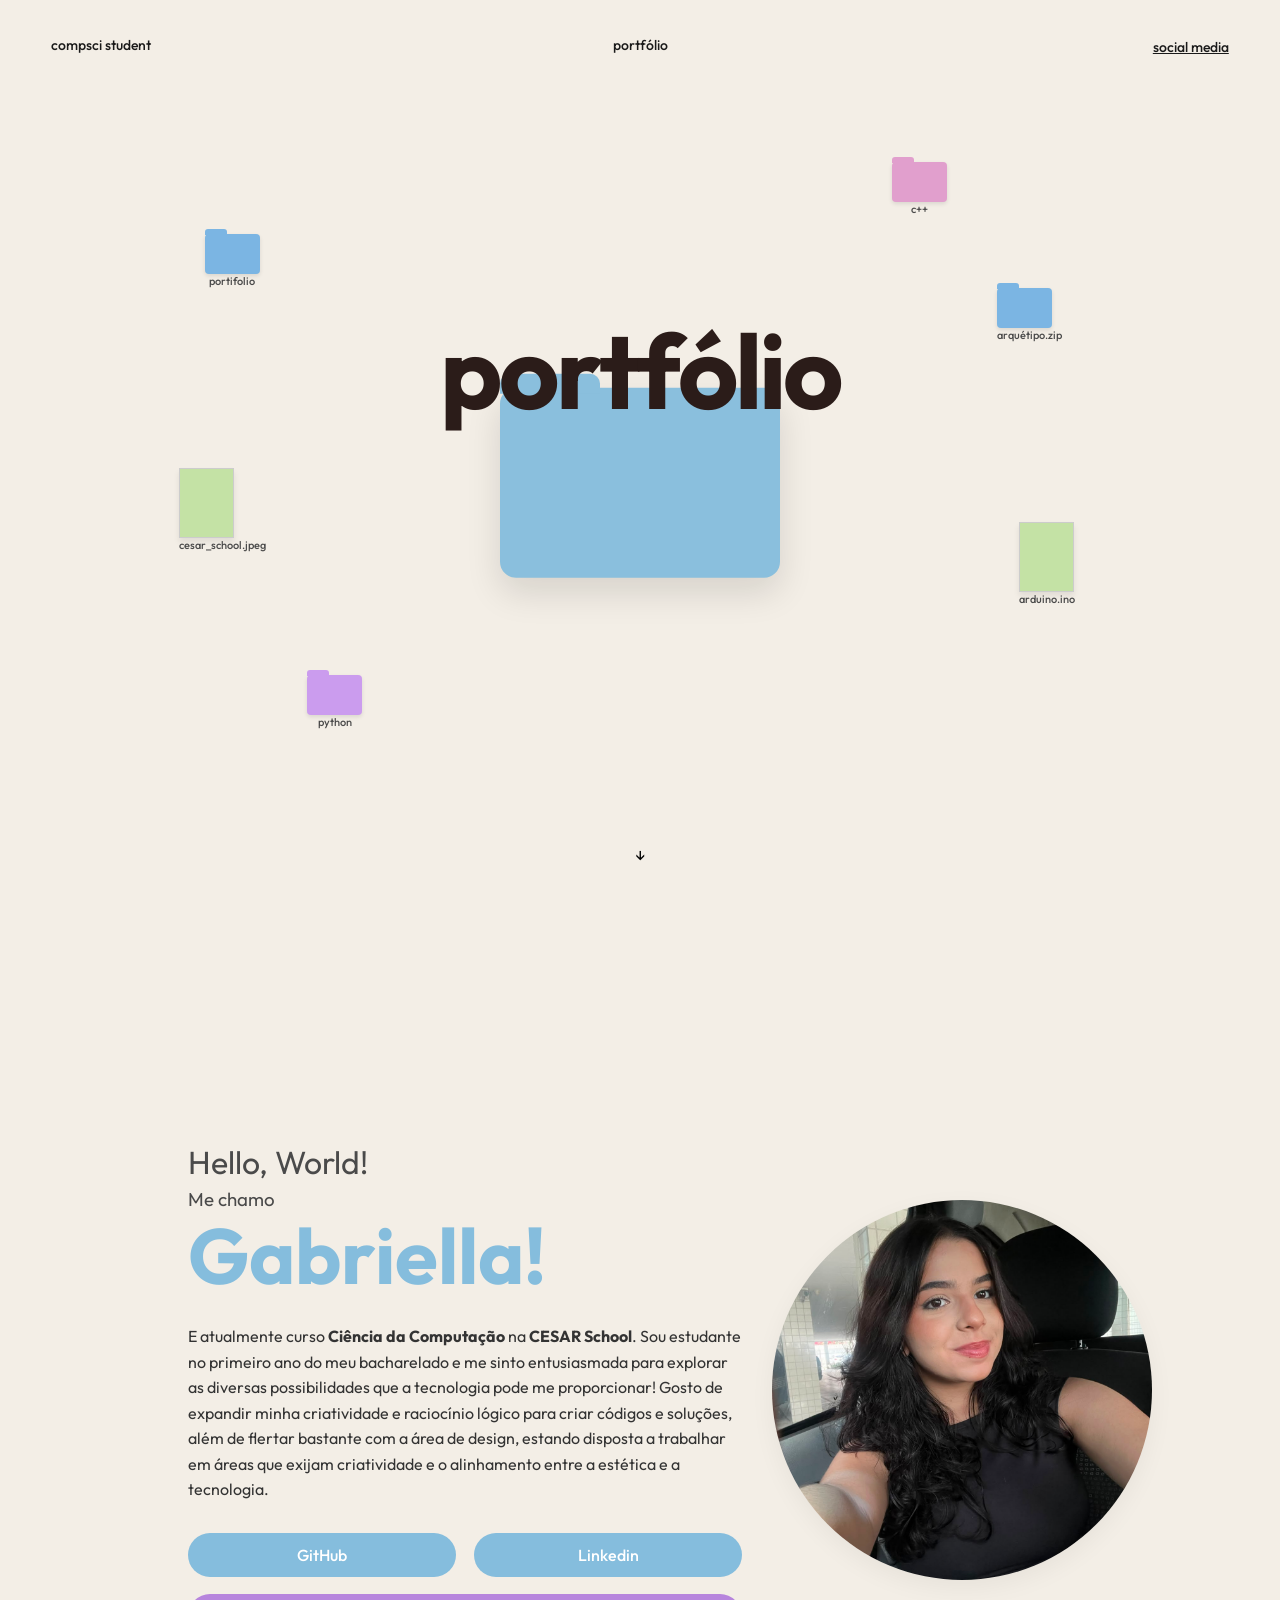
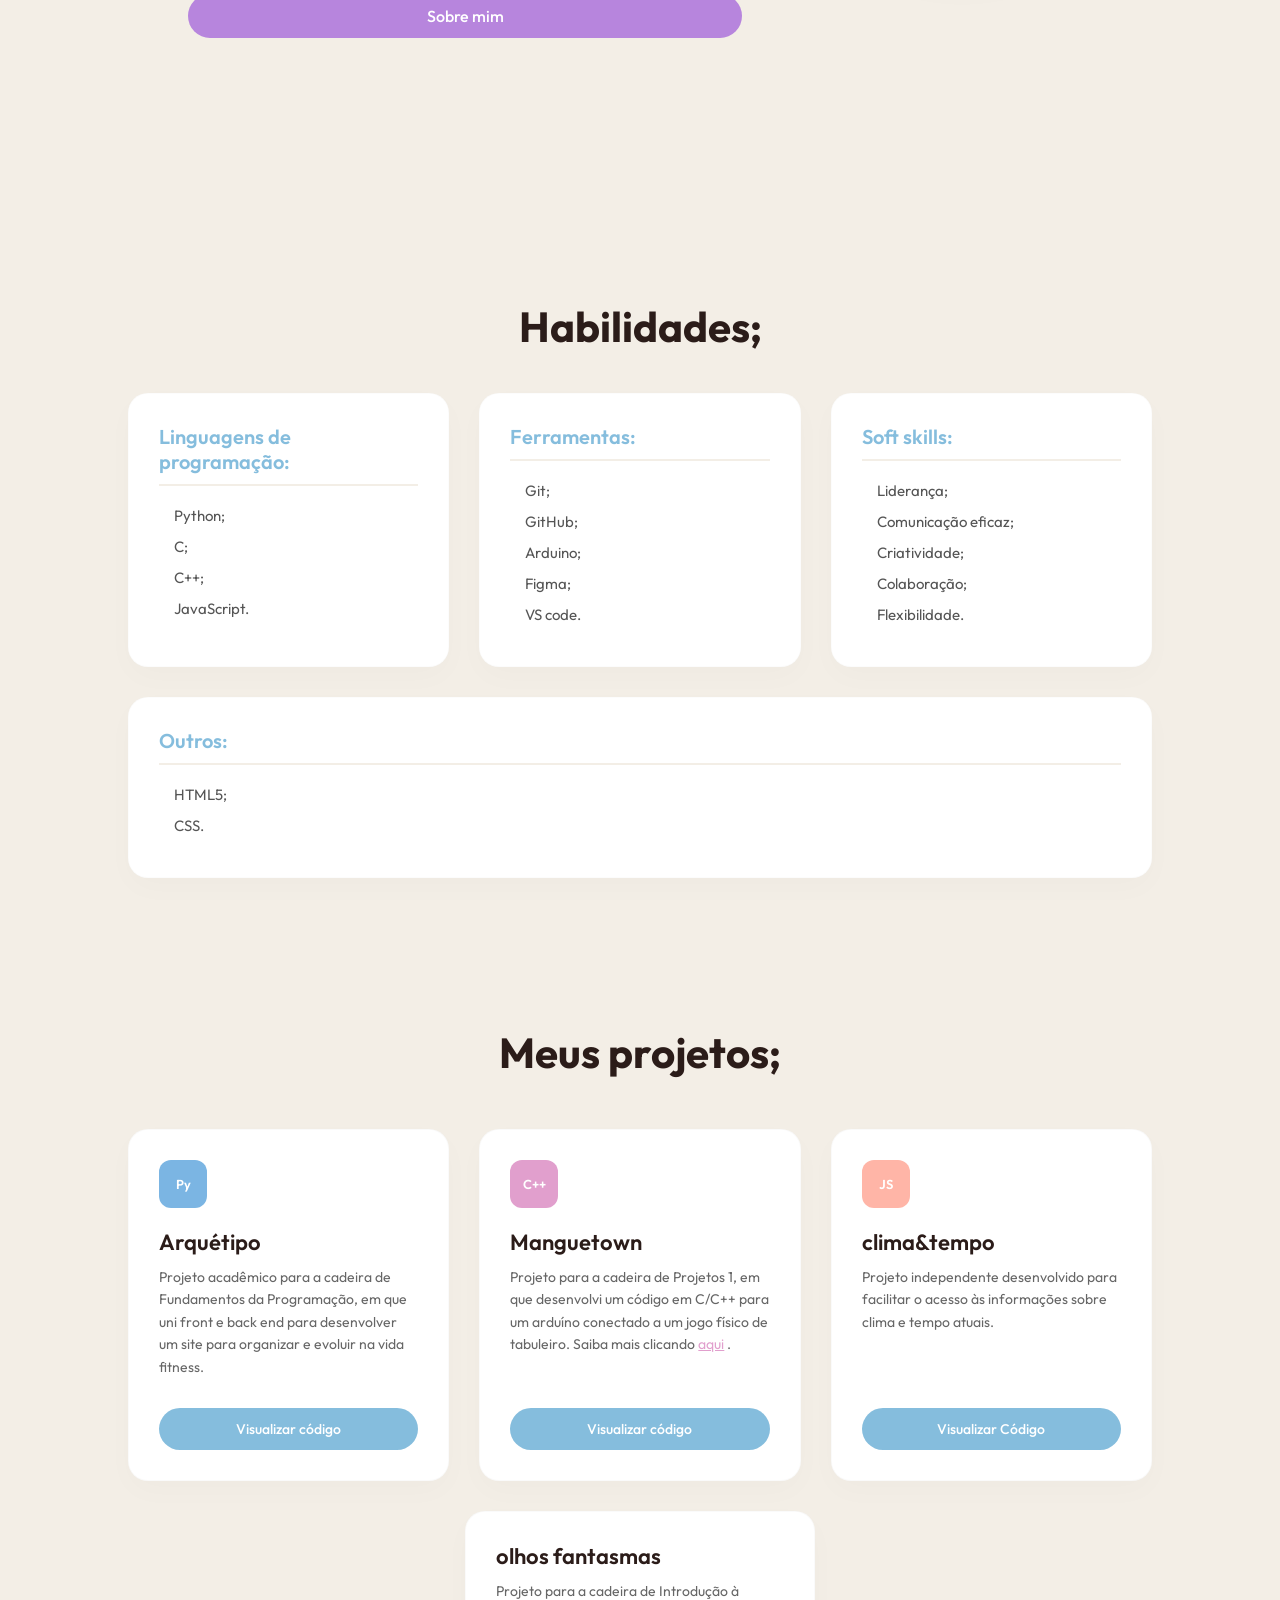
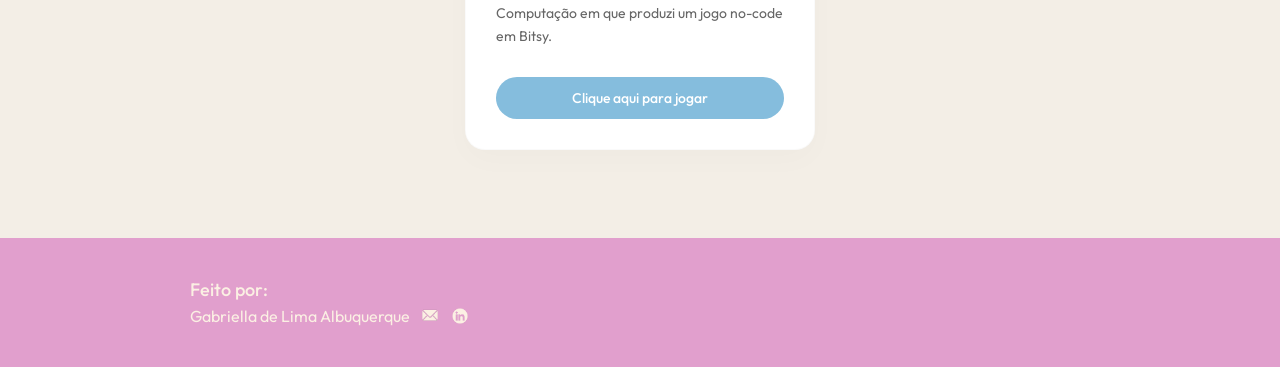
<file: index.html>
<!DOCTYPE html>
<html lang="pt-BR">
<head>
    <meta charset="UTF-8">
    <meta name="viewport" content="width=device-width, initial-scale=1.0">
    <title>portifólio ✦</title>
    <link rel="stylesheet" href="style.css">
    <script src="script.js"></script>
</head>
<body>

    <section class="tela_inicial">
        <div class="item texto_em_cima" id="t-compsci">compsci student</div>
        <div class="item texto_em_cima" id="t-portfolio">portfólio</div>
        
        <div class="dropdown" id="t-social-media">
            <button class="dropdown-btn" onclick="toggleDropdown()">social media</button>
            <div class="dropdown-content" id="myDropdown">
                <a href="https://www.linkedin.com/in/gabriellaalbq/" target="_blank">linkedin</a>
                <a href="https://github.com/gabriellalbq" target="_blank">github</a>
                <a href="mailto:gla3@cesar.school">e-mail</a>
            </div>
        </div>

        <div class="item flutuar" id="f-compsci">
            <div class="folder"></div>
            <span>portifolio</span>
        </div>

        <div class="item flutuar2" id="cesarschool">
            <div class="imagem"></div>
            <span>cesar_school.jpeg</span>
        </div>

        <div class="item flutuar" id="filepython">
            <div class="purplefolder"></div>
            <span>python</span>
        </div>

        <div class="item flutuar2" id="cpplang">
            <div class="pinkfolder"></div>
            <span>c++</span>
        </div>

        <div class="item flutuar" id="arq">
            <div class="folder"></div>
            <span>arquétipo.zip</span>
        </div>

        <div class="item flutuar2" id="arduino">
            <div class="imagem"></div>
            <span>arduino.ino</span>
        </div>

        <div class = 'setinha'>
            ↓
        </div>

        <div class="container_meio">
            <div class="portifolio_loc">
                <div class="titulo_main">portfólio</div>
            </div>
            <div class="pastaprincipal"></div>
        </div>
    </section> 
    
    <div class='container_apresentacao'>
        <div class="container_texto_apresentacao">
            <div class="texto_container_apresentacao">
                <h2 class="titulo_container_apresentacao">Hello, World!</h2>
                <h3 class="me_chamo_apresentacao">Me chamo</h3>
                <h1 class="nome_container_apresentacao">Gabriella!</h1>
                <p class="biografia">
                    E atualmente curso <b>Ciência da Computação</b> na <b>CESAR School</b>. Sou estudante no primeiro ano do meu bacharelado e me sinto entusiasmada para explorar as diversas possibilidades que a tecnologia pode me proporcionar! Gosto de expandir minha criatividade e raciocínio lógico para criar códigos e soluções, além de flertar bastante com a área de design, estando disposta a trabalhar em áreas que exijam criatividade e o alinhamento entre a estética e a tecnologia.
                </p>
            </div>
            <div class="container_botoes_in_mail">
                <a href="https://github.com/gabriellalbq" target="_blank" class="botao_in_mail">GitHub</a>
                <a href="https://www.linkedin.com/in/gabriellaalbq/" target="_blank" class="botao_in_mail">Linkedin</a>
            </div>
            <a href="saibamais.html" class="botao_sobre_mim">Sobre mim</a>
        </div>

        <img src="fotos/euu.jpeg" alt="Gabriella de Lima Albuquerque" class="foto_apresentacao">
    </div>

    <section class="container_habilidades">
        <h2 class="titulo_habilidades">Habilidades;</h2>
        
        <div class="alinhar_habilidades">
            <div class="coluna_habilidades">
                <h3 class="titulo_coluna_hab">Linguagens de programação:</h3>
                <ul class="lista_hab">
                    <li>Python;</li>
                    <li>C;</li>
                    <li>C++;</li>
                    <li>JavaScript.</li>
                </ul>
            </div>

            <div class="coluna_habilidades">
                <h3 class="titulo_coluna_hab">Ferramentas:</h3>
                <ul class="lista_hab">
                    <li>Git;</li>
                    <li>GitHub;</li>
                    <li>Arduino;</li>
                    <li>Figma;</li>
                    <li>VS code.</li>
                </ul>
            </div>

            <div class="coluna_habilidades">
                <h3 class="titulo_coluna_hab">Soft skills:</h3>
                <ul class="lista_hab">
                    <li>Liderança;</li>
                    <li>Comunicação eficaz;</li>
                    <li>Criatividade;</li>
                    <li>Colaboração;</li>
                    <li>Flexibilidade.</li>
                </ul>
            </div>

            <div class="coluna_habilidades">
                <h3 class="titulo_coluna_hab">Outros:</h3>
                <ul class="lista_hab">
                    <li>HTML5;</li>
                    <li>CSS.</li>
                </ul> </div>
        </div>
    </section>

    <section class="container_projetos">
        <h2 class="titulo_secao_projetos">Meus projetos;</h2>
        
        <div class="lista_projetos">
            <div class="card_projeto">
                <div class="icone_projeto arquetipo"><span>Py</span></div>
                <h3 class="nome_projeto">Arquétipo</h3>
                <p class="descricao_projeto">Projeto acadêmico para a cadeira de Fundamentos da Programação, em que uni front e back end para desenvolver um site para organizar e evoluir na vida fitness.</p>
                <a href="https://github.com/gabriellalbq/Arquetipo" target="_blank" class="botao_projeto">Visualizar código</a>
            </div>

            <div class="card_projeto">
                <div class="icone_projeto manguetown"><span>C++</span></div>
                <h3 class="nome_projeto">Manguetown</h3>
                <p class="descricao_projeto">Projeto para a cadeira de Projetos 1, em que desenvolvi um código em C/C++ para um arduíno conectado a um jogo físico de tabuleiro. Saiba mais clicando
                    <a href="manguetown.html" class="saibamaisbotao">aqui</a>
                .
                </p>
                <a href="https://github.com/gabriellalbq/Manguetown" target="_blank" class="botao_projeto">Visualizar código</a>
            </div>

            <div class="card_projeto">
                <div class="icone_projeto climatempo"><span>JS</span></div>
                <h3 class="nome_projeto">clima&tempo</h3>
                <p class="descricao_projeto">Projeto independente desenvolvido para facilitar o acesso às informações sobre clima e tempo atuais.</p>
                <a href="https://github.com/gabriellalbq/clima-tempo" target="_blank" class="botao_projeto">Visualizar Código</a>
            </div>

            <div class="card_projeto">
                
                <h3 class="nome_projeto">olhos fantasmas</h3>
                <p class="descricao_projeto">Projeto para a cadeira de Introdução à Computação em que produzi um jogo no-code em Bitsy.</p>
                <a href="https://gabriellalbq.itch.io/olhos-fantasma" target="_blank" class="botao_projeto">Clique aqui para jogar</a>
            </div>
        </div>
    </section>

    <footer>
        <div class="footer_conteudo">
            <span class="autor_titulo">Feito por:</span>
            <div class="autor_linha">
                <p>Gabriella de Lima Albuquerque</p>
                <a href="mailto:gla3@cesar.school" class="links"><img src="fotos/gmail.png" alt="Gmail" class="img_gmail"></a>
                <a href="https://www.linkedin.com/in/gabriellaalbq/" class="links"><img src="fotos/linkedin.png" alt="linkedin" class="img_gmail"></a>
            </div> </div> 
    </footer>

</body>
</html>
</file>
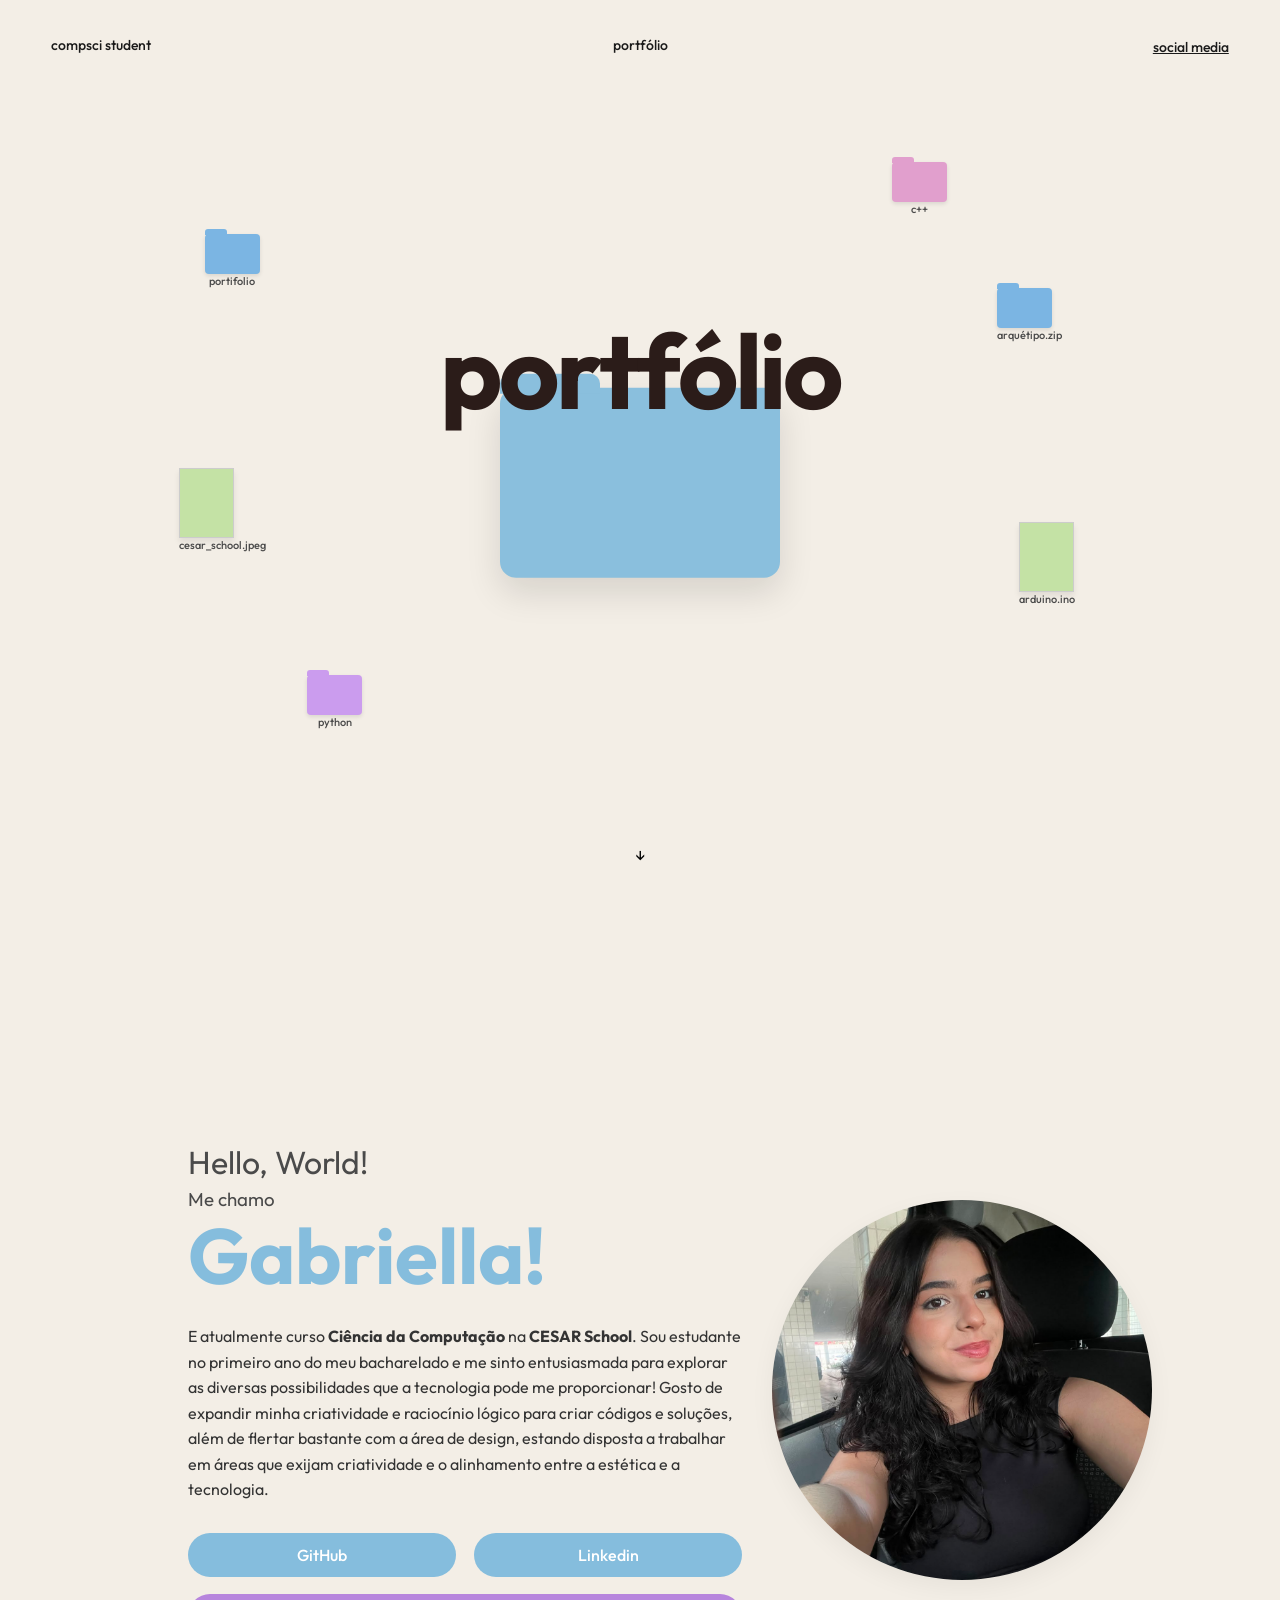
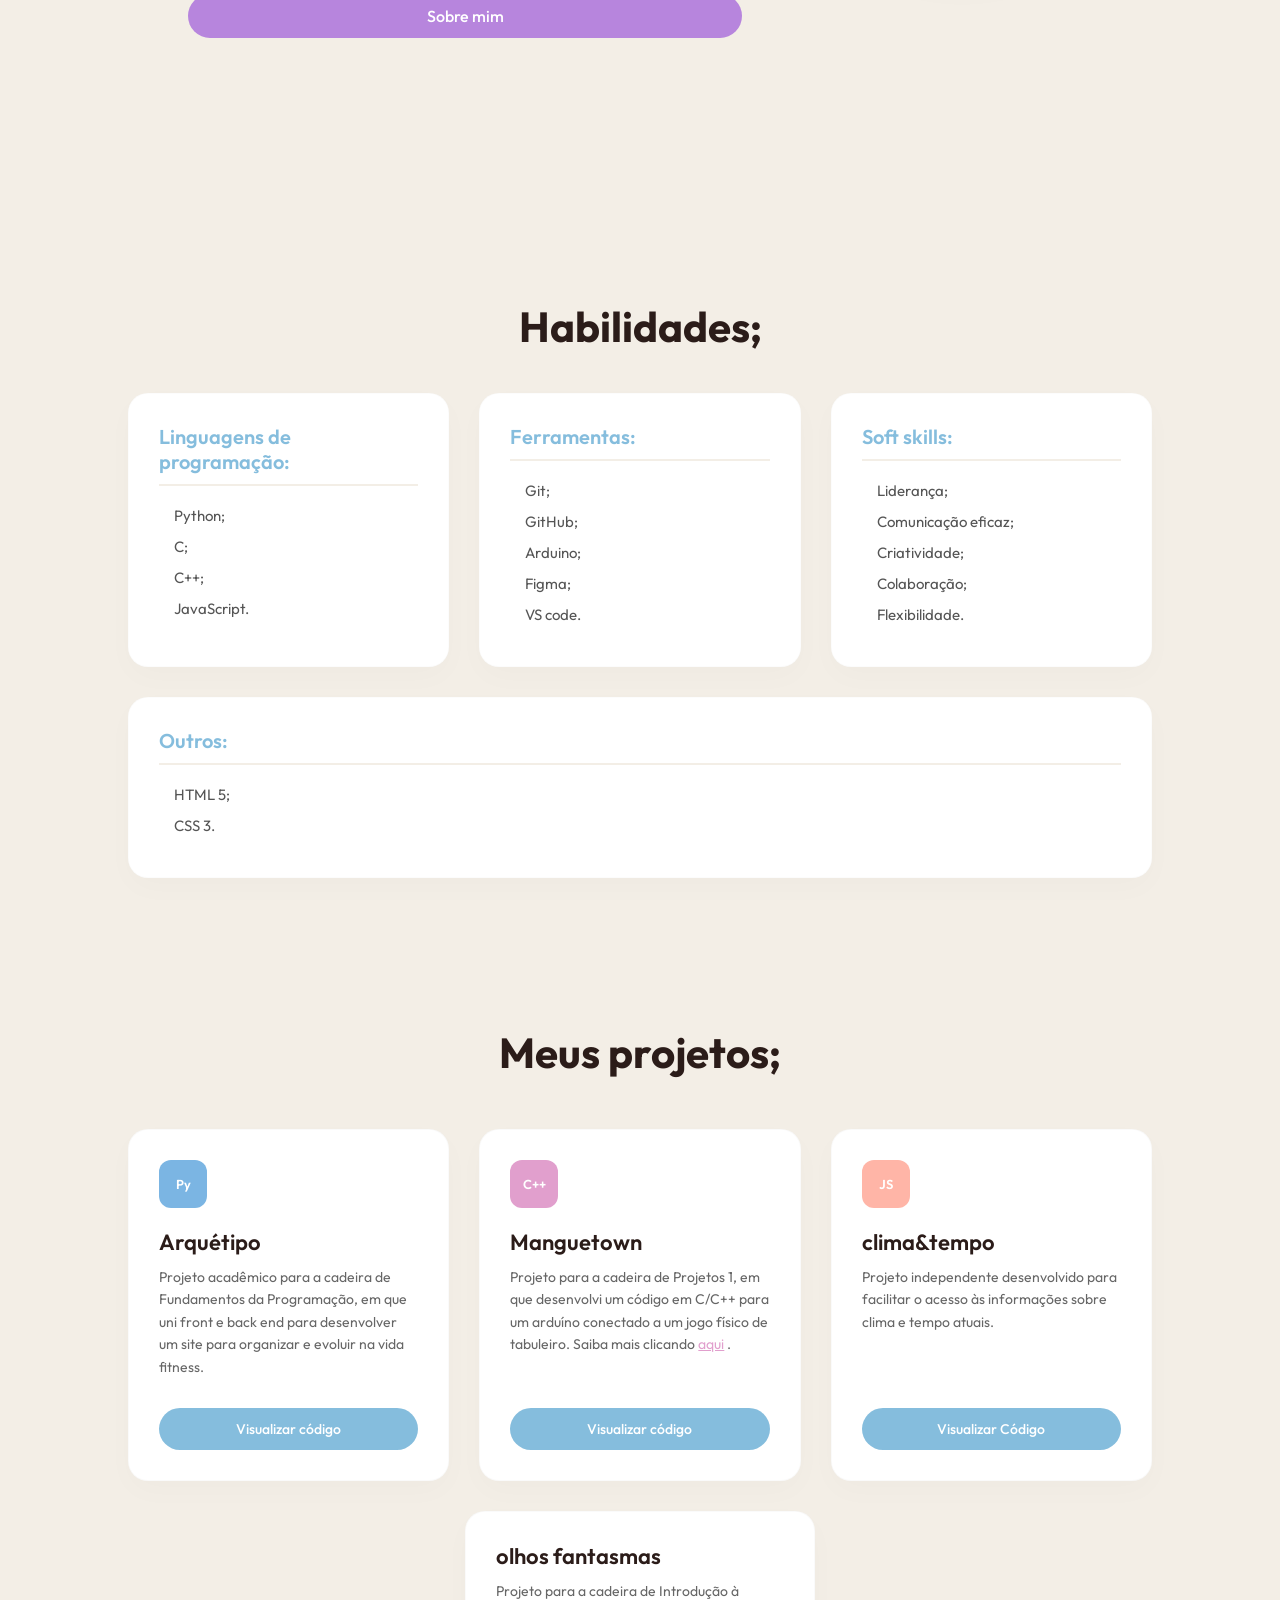
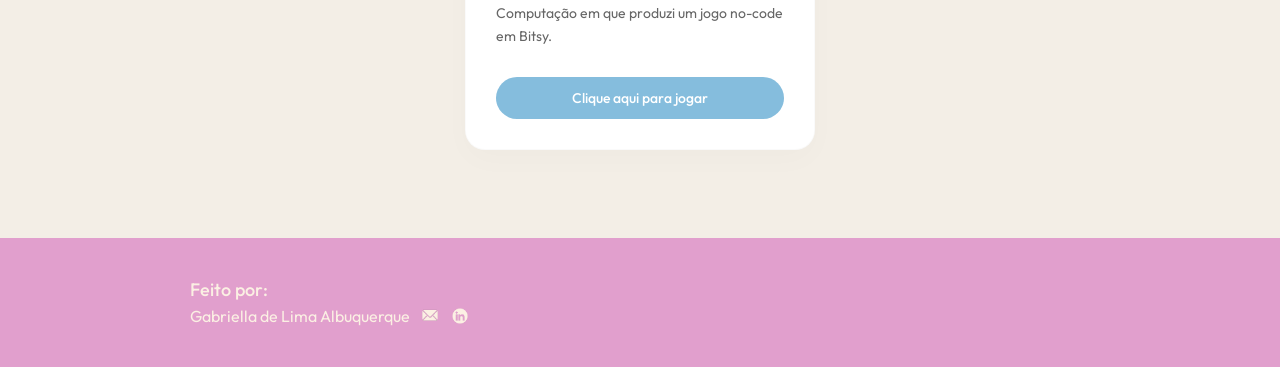
<file: OneDrive/Documentos/portifolio-ic/index.html>
<!DOCTYPE html>
<html lang="pt-BR">
<head>
    <meta charset="UTF-8">
    <meta name="viewport" content="width=device-width, initial-scale=1.0">
    <title>portifólio ✦</title>
    <link rel="stylesheet" href="style.css">
    <script src="script.js"></script>
</head>
<body>

    <section class="tela_inicial">
        <div class="item texto_em_cima" id="t-compsci">compsci student</div>
        <div class="item texto_em_cima" id="t-portfolio">portfólio</div>
        
        <div class="dropdown" id="t-social-media">
            <button class="dropdown-btn" onclick="toggleDropdown()">social media</button>
            <div class="dropdown-content" id="myDropdown">
                <a href="https://www.linkedin.com/in/gabriellaalbq/" target="_blank">linkedin</a>
                <a href="https://github.com/gabriellalbq" target="_blank">github</a>
                <a href="mailto:gla3@cesar.school">e-mail</a>
            </div>
        </div>

        <div class="item flutuar" id="f-compsci">
            <div class="folder"></div>
            <span>portifolio</span>
        </div>

        <div class="item flutuar2" id="cesarschool">
            <div class="imagem"></div>
            <span>cesar_school.jpeg</span>
        </div>

        <div class="item flutuar" id="filepython">
            <div class="purplefolder"></div>
            <span>python</span>
        </div>

        <div class="item flutuar2" id="cpplang">
            <div class="pinkfolder"></div>
            <span>c++</span>
        </div>

        <div class="item flutuar" id="arq">
            <div class="folder"></div>
            <span>arquétipo.zip</span>
        </div>

        <div class="item flutuar2" id="arduino">
            <div class="imagem"></div>
            <span>arduino.ino</span>
        </div>

        <div class = 'setinha'>
            ↓
        </div>

        <div class="container_meio">
            <div class="portifolio_loc">
                <div class="titulo_main">portfólio</div>
            </div>
            <div class="pastaprincipal"></div>
        </div>
    </section> 
    
    <div class='container_apresentacao'>
        <div class="container_texto_apresentacao">
            <div class="texto_container_apresentacao">
                <h2 class="titulo_container_apresentacao">Hello, World!</h2>
                <h3 class="me_chamo_apresentacao">Me chamo</h3>
                <h1 class="nome_container_apresentacao">Gabriella!</h1>
                <p class="biografia">
                    E atualmente curso <b>Ciência da Computação</b> na <b>CESAR School</b>. Sou estudante no primeiro ano do meu bacharelado e me sinto entusiasmada para explorar as diversas possibilidades que a tecnologia pode me proporcionar! Gosto de expandir minha criatividade e raciocínio lógico para criar códigos e soluções, além de flertar bastante com a área de design, estando disposta a trabalhar em áreas que exijam criatividade e o alinhamento entre a estética e a tecnologia.
                </p>
            </div>
            <div class="container_botoes_in_mail">
                <a href="https://github.com/gabriellalbq" target="_blank" class="botao_in_mail">GitHub</a>
                <a href="https://www.linkedin.com/in/gabriellaalbq/" target="_blank" class="botao_in_mail">Linkedin</a>
            </div>
            <a href="saibamais.html" class="botao_sobre_mim">Sobre mim</a>
        </div>

        <img src="fotos/euu.jpeg" alt="Gabriella de Lima Albuquerque" class="foto_apresentacao">
    </div>

    <section class="container_habilidades">
        <h2 class="titulo_habilidades">Habilidades;</h2>
        
        <div class="alinhar_habilidades">
            <div class="coluna_habilidades">
                <h3 class="titulo_coluna_hab">Linguagens de programação:</h3>
                <ul class="lista_hab">
                    <li>Python;</li>
                    <li>C;</li>
                    <li>C++;</li>
                    <li>JavaScript.</li>
                </ul>
            </div>

            <div class="coluna_habilidades">
                <h3 class="titulo_coluna_hab">Ferramentas:</h3>
                <ul class="lista_hab">
                    <li>Git;</li>
                    <li>GitHub;</li>
                    <li>Arduino;</li>
                    <li>Figma;</li>
                    <li>VS code.</li>
                </ul>
            </div>

            <div class="coluna_habilidades">
                <h3 class="titulo_coluna_hab">Soft skills:</h3>
                <ul class="lista_hab">
                    <li>Liderança;</li>
                    <li>Comunicação eficaz;</li>
                    <li>Criatividade;</li>
                    <li>Colaboração;</li>
                    <li>Flexibilidade.</li>
                </ul>
            </div>

            <div class="coluna_habilidades">
                <h3 class="titulo_coluna_hab">Outros:</h3>
                <ul class="lista_hab">
                    <li>HTML 5;</li>
                    <li>CSS 3.</li>
                </ul> </div>
        </div>
    </section>

    <section class="container_projetos">
        <h2 class="titulo_secao_projetos">Meus projetos;</h2>
        
        <div class="lista_projetos">
            <div class="card_projeto">
                <div class="icone_projeto arquetipo"><span>Py</span></div>
                <h3 class="nome_projeto">Arquétipo</h3>
                <p class="descricao_projeto">Projeto acadêmico para a cadeira de Fundamentos da Programação, em que uni front e back end para desenvolver um site para organizar e evoluir na vida fitness.</p>
                <a href="https://github.com/gabriellalbq/Arquetipo" target="_blank" class="botao_projeto">Visualizar código</a>
            </div>

            <div class="card_projeto">
                <div class="icone_projeto manguetown"><span>C++</span></div>
                <h3 class="nome_projeto">Manguetown</h3>
                <p class="descricao_projeto">Projeto para a cadeira de Projetos 1, em que desenvolvi um código em C/C++ para um arduíno conectado a um jogo físico de tabuleiro. Saiba mais clicando
                    <a href="manguetown.html" class="saibamaisbotao">aqui</a>
                .
                </p>
                <a href="https://github.com/gabriellalbq/Manguetown" target="_blank" class="botao_projeto">Visualizar código</a>
            </div>

            <div class="card_projeto">
                <div class="icone_projeto climatempo"><span>JS</span></div>
                <h3 class="nome_projeto">clima&tempo</h3>
                <p class="descricao_projeto">Projeto independente desenvolvido para facilitar o acesso às informações sobre clima e tempo atuais.</p>
                <a href="https://github.com/gabriellalbq/clima-tempo" target="_blank" class="botao_projeto">Visualizar Código</a>
            </div>

            <div class="card_projeto">
                
                <h3 class="nome_projeto">olhos fantasmas</h3>
                <p class="descricao_projeto">Projeto para a cadeira de Introdução à Computação em que produzi um jogo no-code em Bitsy.</p>
                <a href="https://gabriellalbq.itch.io/olhos-fantasma" target="_blank" class="botao_projeto">Clique aqui para jogar</a>
            </div>
        </div>
    </section>

    <footer>
        <div class="footer_conteudo">
            <span class="autor_titulo">Feito por:</span>
            <div class="autor_linha">
                <p>Gabriella de Lima Albuquerque</p>
                <a href="mailto:gla3@cesar.school" class="links"><img src="fotos/gmail.png" alt="Gmail" class="img_gmail"></a>
                <a href="https://www.linkedin.com/in/gabriellaalbq/" class="links"><img src="fotos/linkedin.png" alt="linkedin" class="img_gmail"></a>
            </div> </div> 
    </footer>

</body>
</html>
</file>
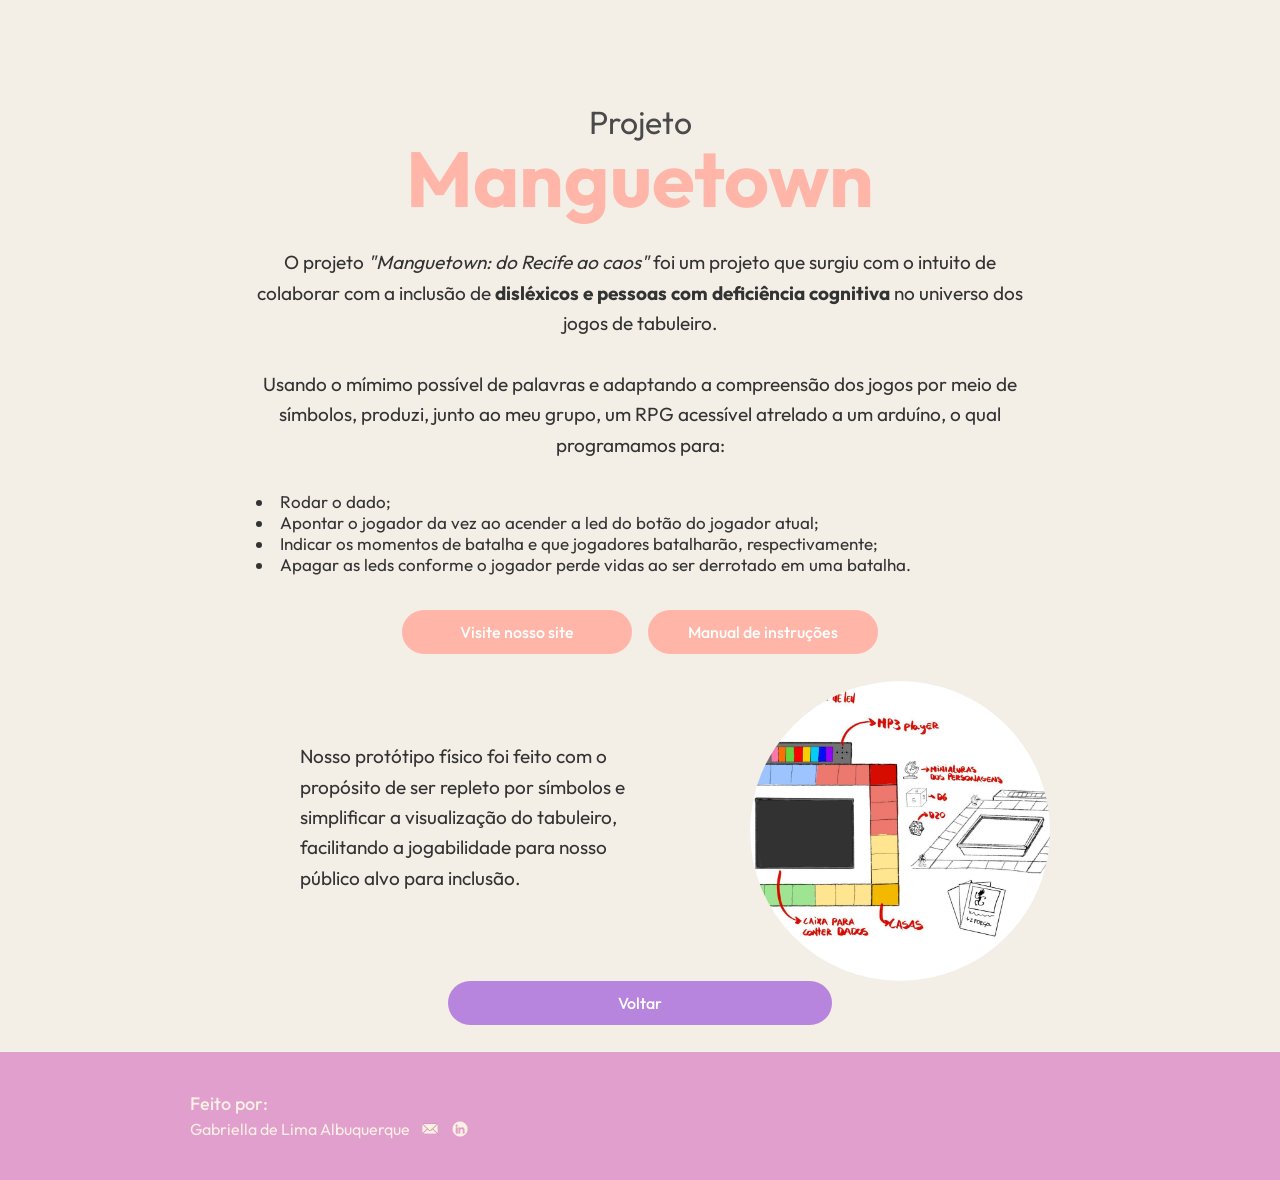
<file: manguetown.html>
<!DOCTYPE html>
<html lang="pt-BR">
<head>
    <meta charset="UTF-8">
    <meta name="viewport" content="width=device-width, initial-scale=1.0">
    <title>manguetown ✦</title>
    <link rel="stylesheet" href="style.css">
    <script src="script.js"></script>
</head>

<body>
    <div class='container_manguetown'>
        <div class="container_manguetown">
            <div class="texto_manguetown">
                <h2 class="titulo_manguetown">Projeto</h2>
                <h1 class="nome_manguetown">Manguetown</h1>
                <p class="biografia_manguetown">
                    O projeto <i>"Manguetown: do Recife ao caos" </i> foi um projeto que surgiu com o intuito de colaborar com a inclusão de <b>disléxicos e pessoas com deficiência cognitiva </b> no universo dos jogos de tabuleiro.
                    <br>
                    <br>
                    <p class="biografia_manguetown">
                        Usando o mímimo possível de palavras e adaptando a compreensão dos jogos por meio de símbolos, produzi, junto ao meu grupo, um RPG acessível atrelado a um arduíno, o qual programamos para:
                        <br>
                        <br>
                        <div class = 'lista'>
                        <li>Rodar o dado;</li>
                        <li>Apontar o jogador da vez ao acender a led do botão do jogador atual;</li>
                        <li>Indicar os momentos de batalha e que jogadores batalharão, respectivamente;</li>
                        <li>Apagar as leds conforme o jogador perde vidas ao ser derrotado em uma batalha.</li>
                        </div>
                        <br>
                        <br>
                    <div class="botoes_manguetown">
                        <a href="https://sites.google.com/cesar.school/projeto1-g2/home?authuser=1" class = "botao_manguetown" target="_blank">Visite nosso site</a>
                        <a href="manual (2).pdf" class = "botao_manguetown" target="_blank">Manual de instruções</a>
                    </div>
                    </p>
                </p>
            </div>
        </div>

        <div class="container_foto_texto">
            <div class="coluna_esquerda">
                <p class="texto_direita_manguetown">
                    <br>
                    <br>
                    Nosso protótipo físico foi feito com o propósito de ser repleto por símbolos e simplificar a visualização do tabuleiro, facilitando a jogabilidade para nosso público alvo para inclusão.
                </p>
            </div>

            <div class="coluna_direita">
                    <img src="fotos/prototipo.jpeg" alt="foto_manguetown" class="foto_manguetown">
            </div>
        </div>

        <a href="index.html" class = "botao_voltar" >Voltar</a>
</div>

</section>


    <footer>
        <div class="footer_conteudo">
            <span class="autor_titulo">Feito por:</span>
            <div class="autor_linha">
                <p>Gabriella de Lima Albuquerque</p>
                <a href="mailto:gla3@cesar.school" class="links"><img src="fotos/gmail.png" alt="Gmail" class="img_gmail"></a>
                <a href="https://www.linkedin.com/in/gabriellaalbq/" class="links"><img src="fotos/linkedin.png" alt="linkedin" class="img_gmail"></a>
            </div> </div> 
    </footer>


</body>
</file>
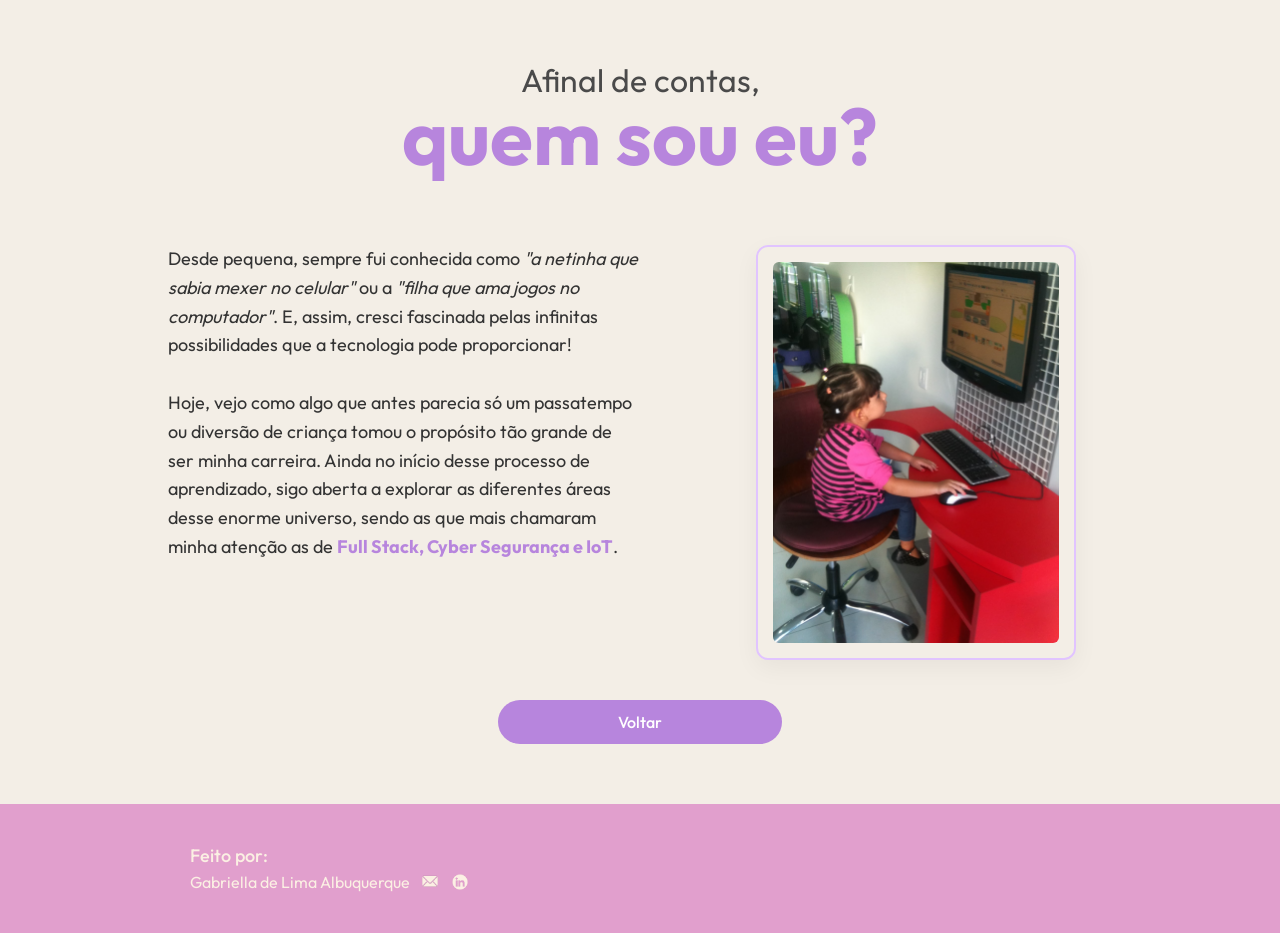
<file: saibamais.html>
<!DOCTYPE html>
<html lang="pt-BR">
<head>
    <meta charset="UTF-8">
    <meta name="viewport" content="width=device-width, initial-scale=1.0">
    <title>sobre mim ✦</title>
    <link rel="stylesheet" href="style.css">
    <script src="script.js"></script>
</head>
<body>

    <div class="container_principal_sobre">
        <div class="texto_sobre_mim">
            <h2 class="titulo_sobre_mim">Afinal de contas,</h2>
            <h1 class="nome_sobre_mim">quem sou eu?</h1>
        </div>

        <div class="container_foto_texto">
            <div class="coluna_esquerda">
                <p class="biografia_sobre_mim">
                    Desde pequena, sempre fui conhecida como <i>"a netinha que sabia mexer no celular"</i> ou a <i>"filha que ama jogos no computador"</i>. E, assim, cresci fascinada pelas infinitas possibilidades que a tecnologia pode proporcionar! 
                    <br>
                    <br>
                    Hoje, vejo como algo que antes parecia só um passatempo ou diversão de criança tomou o propósito tão grande de ser minha carreira. Ainda no início desse processo de aprendizado, sigo aberta a explorar as diferentes áreas desse enorme universo, sendo as que mais chamaram minha atenção as de <span style="color: #b785dd; font-weight: bold;">Full Stack, Cyber Segurança e IoT</span>.
</p>
            </div>

            <div class="coluna_direita">
                <div class="moldura_foto">
                    <img src="fotos/eu_pequena.jpeg" alt="foto" class="foto">
                    
                </div>
            </div>
        </div>

        <a style="align-self: center;" href="index.html" class="botao_voltar">Voltar</a>
    </div>

    <footer>
        <div class="footer_conteudo">
            <span class="autor_titulo">Feito por:</span>
            <div class="autor_linha">
                <p>Gabriella de Lima Albuquerque</p>
                <a href="mailto:gla3@cesar.school" class="links"><img src="fotos/gmail.png" alt="Gmail" class="img_gmail"></a>
                <a href="https://www.linkedin.com/in/gabriellaalbq/" class="links"><img src="fotos/linkedin.png" alt="linkedin" class="img_gmail"></a>
            </div> </div> 
    </footer>

    

</body>
</html>
</file>
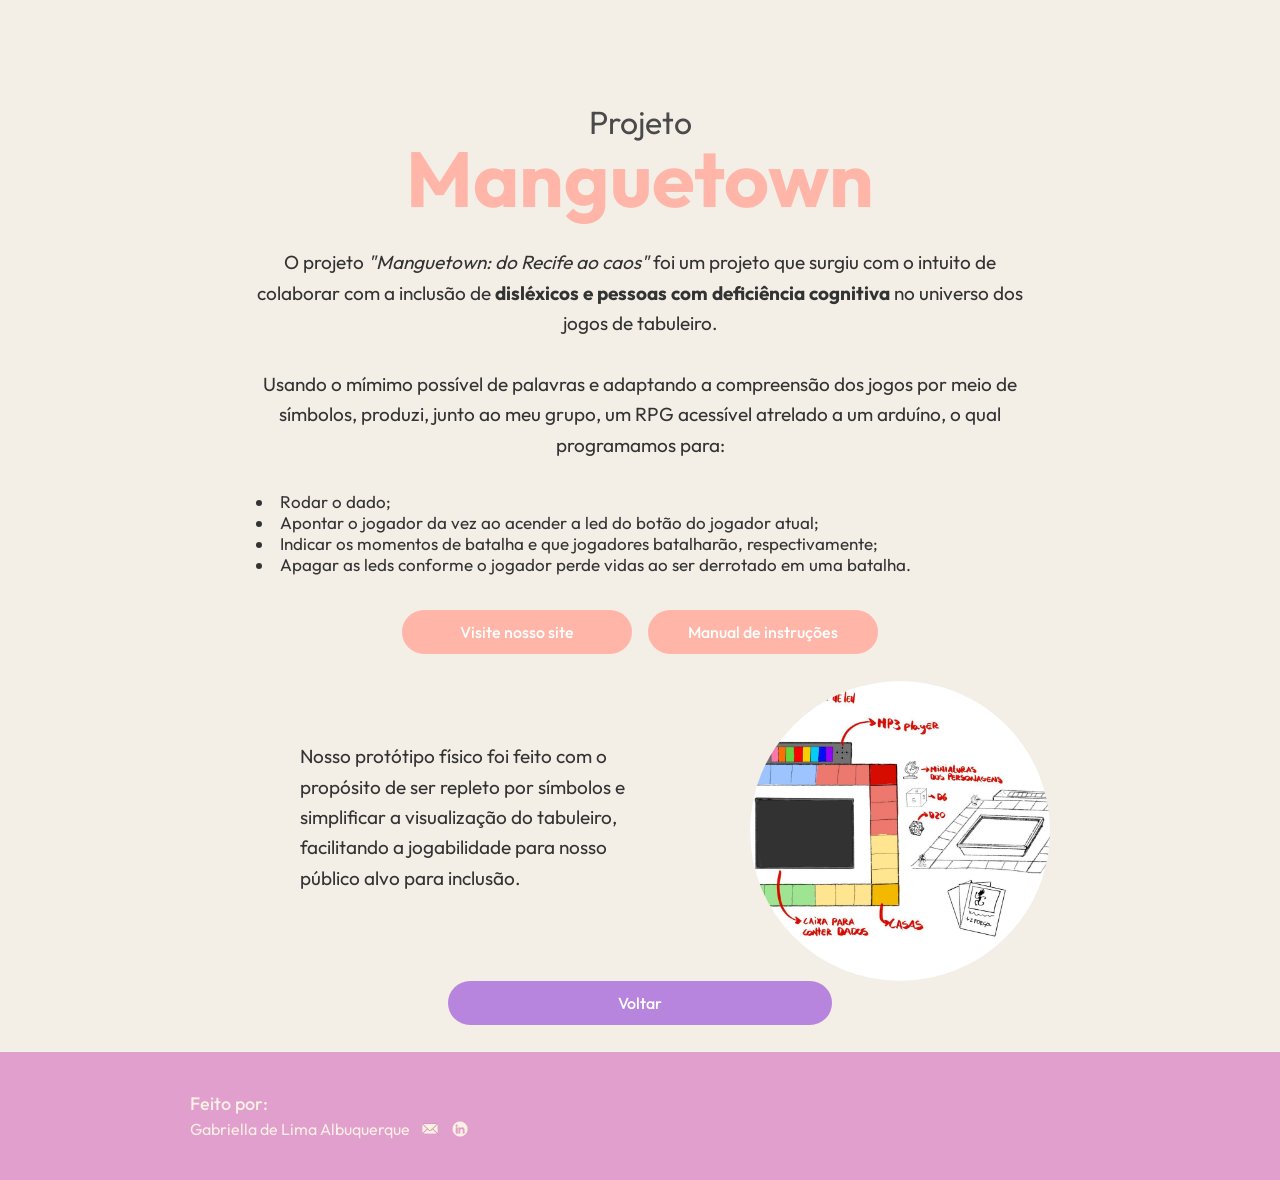
<file: OneDrive/Documentos/portifolio-ic/manguetown.html>
<!DOCTYPE html>
<html lang="pt-BR">
<head>
    <meta charset="UTF-8">
    <meta name="viewport" content="width=device-width, initial-scale=1.0">
    <title>manguetown ✦</title>
    <link rel="stylesheet" href="style.css">
    <script src="script.js"></script>
</head>

<body>
    <div class='container_manguetown'>
        <div class="container_manguetown">
            <div class="texto_manguetown">
                <h2 class="titulo_manguetown">Projeto</h2>
                <h1 class="nome_manguetown">Manguetown</h1>
                <p class="biografia_manguetown">
                    O projeto <i>"Manguetown: do Recife ao caos" </i> foi um projeto que surgiu com o intuito de colaborar com a inclusão de <b>disléxicos e pessoas com deficiência cognitiva </b> no universo dos jogos de tabuleiro.
                    <br>
                    <br>
                    <p class="biografia_manguetown">
                        Usando o mímimo possível de palavras e adaptando a compreensão dos jogos por meio de símbolos, produzi, junto ao meu grupo, um RPG acessível atrelado a um arduíno, o qual programamos para:
                        <br>
                        <br>
                        <div class = 'lista'>
                        <li>Rodar o dado;</li>
                        <li>Apontar o jogador da vez ao acender a led do botão do jogador atual;</li>
                        <li>Indicar os momentos de batalha e que jogadores batalharão, respectivamente;</li>
                        <li>Apagar as leds conforme o jogador perde vidas ao ser derrotado em uma batalha.</li>
                        </div>
                        <br>
                        <br>
                    <div class="botoes_manguetown">
                        <a href="https://sites.google.com/cesar.school/projeto1-g2/home?authuser=1" class = "botao_manguetown" target="_blank">Visite nosso site</a>
                        <a href="manual (2).pdf" class = "botao_manguetown" target="_blank">Manual de instruções</a>
                    </div>
                    </p>
                </p>
            </div>
        </div>

        <div class="container_foto_texto">
            <div class="coluna_esquerda">
                <p class="texto_direita_manguetown">
                    <br>
                    <br>
                    Nosso protótipo físico foi feito com o propósito de ser repleto por símbolos e simplificar a visualização do tabuleiro, facilitando a jogabilidade para nosso público alvo para inclusão.
                    <br>
                    <br>
                </p>
            </div>

            <div class="coluna_direita">
                    <img src="fotos/prototipo.jpeg" alt="foto_manguetown" class="foto_manguetown">
            </div>
        </div>

        <a href="index.html" class = "botao_voltar" >Voltar</a>
</div>

</section>


    <footer>
        <div class="footer_conteudo">
            <span class="autor_titulo">Feito por:</span>
            <div class="autor_linha">
                <p>Gabriella de Lima Albuquerque</p>
                <a href="mailto:gla3@cesar.school" class="links"><img src="fotos/gmail.png" alt="Gmail" class="img_gmail"></a>
                <a href="https://www.linkedin.com/in/gabriellaalbq/" class="links"><img src="fotos/linkedin.png" alt="linkedin" class="img_gmail"></a>
            </div> </div> 
    </footer>


</body>
</file>
<file: style.css>
* {
    box-sizing: border-box;
    margin: 0;
    padding: 0;
}

body {
    background-color: #f3eee6;
    font-family: 'Outfit';
    width: 100%;
    overflow-x: hidden;
    overflow-y: auto; 
    color: #333;
}

.tela_inicial {
    position: relative;
    width: 100%;
    height: 100vh; 
    margin-bottom: 40px; 
}

.item {
    position: absolute;
    display: flex;
    flex-direction: column;
    align-items: center;
    text-align: center;
    font-size: 11px;
    font-weight: 500;
}

.item span {
    margin-top: 6px;
    color: #4a4a4a;
}

.folder {
    width: 55px;
    height: 40px;
    background-color: #7bb5e3;
    border-radius: 4px;
    position: relative;
    box-shadow: 0 2px 4px rgba(0,0,0,0.1);
}

.pinkfolder {
    width: 55px;
    height: 40px;
    background-color: #e19fcd;
    border-radius: 4px;
    position: relative;
    box-shadow: 0 2px 4px rgba(0,0,0,0.1);
}

.pinkfolder::before {
    content: '';
    width: 22px;
    height: 6px;
    background-color: #e19fcd;
    position: absolute;
    top: -5px;
    left: 0;
    border-top-left-radius: 3px;
    border-top-right-radius: 3px;
}

.purplefolder {
    width: 55px;
    height: 40px;
    background-color: #cb9cee;
    border-radius: 4px;
    position: relative;
    box-shadow: 0 2px 4px rgba(0,0,0,0.1);
}

.purplefolder::before {
    content: '';
    width: 22px;
    height: 6px;
    background-color: #cb9cee;
    position: absolute;
    top: -5px;
    left: 0;
    border-top-left-radius: 3px;
    border-top-right-radius: 3px;
}

.folder::before {
    content: '';
    width: 22px;
    height: 6px;
    background-color: #7bb5e3;
    position: absolute;
    top: -5px;
    left: 0;
    border-top-left-radius: 3px;
    border-top-right-radius: 3px;
}

.imagem {
    width: 55px;
    height: 70px;
    background-color: #c4e2a5;
    border: 1px solid #ccc;
    box-shadow: 0 4px 6px rgba(0,0,0,0.08);
    background-size: cover;
    background-position: center;
}

.texto_em_cima {
    font-size: 14px;
    font-weight: 500;
    color: #1a1a1a;
    animation: none;
}

#t-compsci { top: 4%; left: 4%; }
#t-portfolio { top: 4%; left: 50%; transform: translateX(-50%); }

.dropdown {
    position: absolute;
    top: 4%;
    right: 4%;
    display: inline-block; 
    z-index: 200;
    font-family:'Outfit';
}

.dropdown-btn {
    background: none;
    border: none;
    font-size: 14px;
    font-weight: 500;
    color: #1a1a1a;
    cursor: pointer;
    font-family: inherit;
    padding: 0;
    transition: opacity 0.2s ease;
    text-decoration: underline;
}

.dropdown-btn:hover {
    opacity: 0.7;
}

.dropdown-content {
    display: block;
    position: absolute;
    right: 0;
    background-color: #ffffff;
    min-width: 140px;
    box-shadow: 0px 10px 25px rgba(0,0,0,0.08);
    border-radius: 8px;
    margin-top: 10px;
    overflow: hidden;
    border: 1px solid rgba(0,0,0,0.05);
    
    opacity: 0;
    transform: translateY(-10px) scale(0.95);
    pointer-events: none;
    transition: opacity 0.3s cubic-bezier(0.16, 1, 0.3, 1), 
                transform 0.3s cubic-bezier(0.16, 1, 0.3, 1);
}

.dropdown-content a {
    color: #2b1c19;
    padding: 11px 16px;
    text-decoration: none;
    display: block;
    font-family: 'Outfit';
    font-size: 13px;
    font-weight: 400;
    text-align: left;
    transition: background-color 0.2s ease, color 0.2s ease;
}

.dropdown-content a:hover {
    background-color: #f7f5f0;
    color: #000000;
}

.dropdown-content.show {
    opacity: 1;
    transform: translateY(0) scale(1);
    pointer-events: auto;
}

#f-compsci { 
    top: 26%; left: 16%; 
    animation-delay: 0s; 
}

#cesarschool { 
    top: 52%; left: 14%; 
    animation-delay: 0.5s;
    animation-duration: 3.8s;
}

#filepython { 
    top: 75%; left: 24%; 
    animation-delay: 1.2s; 
}

#cpplang { 
    top: 18%; right: 26%; 
    animation-delay: 0.2s; 
    animation-duration: 4.2s; 
}

#arq { 
    top: 32%; right: 17%; 
    animation-delay: 1.8s; 
}

#arduino { 
    top: 58%; right: 16%; 
    animation-delay: 0.8s; 
}

#img-real-estate { top: 76%; right: 23%; }
#img-real-estate .image-thumb { width: 75px; height: 50px; background-image: linear-gradient(#2b2d42, #8d99ae); }

.container_meio {
    position: absolute;
    top: 50%;
    left: 50%;
    transform: translate(-50%, -50%);
    display: flex;
    flex-direction: column;
    align-items: center;
    z-index: 10;
}

.portifolio_loc {
    position: relative;
    text-align: center;
    margin-bottom: -30px;
}

@font-face {
    font-family: 'Outfit';
    src: url('fontes/Outfit-VariableFont_wght.ttf') format('truetype');
    font-weight: 100 900; 
    font-style: normal;
}

.titulo_main {
    font-family: 'Outfit';
    font-weight: 700;
    font-size: 105px;
    color: #2b1c19;
    letter-spacing: -3px;
    line-height: 0.9;
    z-index: 20;
    position: relative;
}

.pastaprincipal {
    width: 280px;
    height: 190px;
    background-color: #85bddd;
    border-radius: 16px;
    position: relative;
    box-shadow: 0 15px 35px rgba(0,0,0,0.12);
    display: flex;
    align-items: center;
    justify-content: center;
    opacity: 0.95;
}

.pastaprincipal::before {
    content: '';
    width: 100px;
    height: 20px;
    background-color: #85bddd;
    position: absolute;
    top: -14px;
    left: 0;
    border-top-left-radius: 10px;
    border-top-right-radius: 10px;
}

.container_apresentacao {
    width: 100%;
    min-height: 100vh;
    background-color: #f3eee6;
    display: flex;
    flex-direction: row; 
    align-items: center;
    justify-content: space-between;
    padding: 80px 10%; 
}

.foto_apresentacao {
    flex: 0 0 40%; 
    max-width: 380px;
    width: 100%;
    height: auto;
    aspect-ratio: 1 / 1;
    border-radius: 50%; 
    object-fit: cover; 
    box-shadow: 0 8px 25px rgba(0,0,0,0.05);
}

.container_texto_apresentacao {
    flex: 0 0 60%; 
    display: flex;
    flex-direction: column;
    align-items: flex-start;
    justify-content: center;
    padding-left: 60px;
}

.texto_container_apresentacao {
    font-family: 'Outfit';
    text-align: left;
    width: 100%;
}

.titulo_container_apresentacao {
    font-family: 'Outfit';
    font-size: 32px;
    font-weight: 400;
    color: #4a4a4a;
    text-align: left;
    margin-bottom: 5px;
}

.me_chamo_apresentacao {
    font-family: 'Outfit';
    color: #4a4a4a;
    text-align: left;
    font-weight: 400;
}

.nome_container_apresentacao {
    font-family: 'Outfit';
    font-size: 78px;
    font-weight: 700;
    color: #85bddd;
    margin-top: -5px;
    margin-bottom: 20px; 
    text-align: left;
}

.biografia {
    font-size: 16px;
    line-height: 1.6;
    color: #333;
    margin-bottom: 30px;
}

.container_botoes_in_mail {
    display: flex;
    flex-direction: row;
    justify-content: space-between;
    gap: 18px;
    width: 100%;
}

.botao_in_mail { 
    display: inline-block;
    flex: 1;
    background-color: #85bddd;
    color: #ffffff;
    text-align: center;
    text-decoration: none;
    font-family: 'Outfit';
    font-size: 16px;
    font-weight: 500;
    padding: 12px 20px;
    border-radius: 50px;
    transition: background-color 0.2s ease, transform 0.2s ease;
}

.botao_in_mail:hover {
    background-color: #90ccee;
    transform: translateY(-2px);
}

.container_habilidades {
    width: 100%;
    background-color: #f3eee6;
    padding: 60px 10%;
    display: flex;
    flex-direction: column;
    align-items: center;
}

.titulo_habilidades {
    font-family: 'Outfit';
    font-size: 42px;
    font-weight: 700;
    color: #2b1c19;
    margin-bottom: 40px;
    text-align: center;
}

.alinhar_habilidades {
    display: flex;
    flex-direction: row;
    justify-content: space-between;
    gap: 30px;
    width: 100%;
    flex-wrap: wrap;
}

.coluna_habilidades {
    background-color: #ffffff;
    border-radius: 20px;
    padding: 30px;
    flex: 1;
    min-width: 250px;
    box-shadow: 0 10px 30px rgba(0, 0, 0, 0.02);
    border: 1px solid rgba(0,0,0,0.01);
}

.titulo_coluna_hab {
    font-family: 'Outfit';
    font-size: 20px;
    font-weight: 600;
    color: #85bddd;
    margin-bottom: 20px;
    border-bottom: 2px solid #f3eee6;
    padding-bottom: 10px;
}

.lista_hab {
    list-style: none;
}

.lista_hab li {
    font-family: 'Outfit';
    font-size: 15px;
    color: #555;
    margin-bottom: 12px;
    position: relative;
    padding-left: 15px;
}

.lista_skills li::before {
    content: '•';
    color: #85bddd;
    font-weight: bold;
    position: absolute;
    left: 0;
}

.container_projetos {
    width: 100%;
    min-height: 100vh;
    background-color: #f3eee6;
    display: flex;
    flex-direction: column;
    align-items: center;
    justify-content: center;
    padding: 80px 10%;
}

.titulo_secao_projetos {
    font-family: 'Outfit';
    font-size: 42px;
    font-weight: 700;
    color: #2b1c19;
    margin-bottom: 50px;
}

.lista_projetos {
    display: flex;
    flex-direction: row;
    justify-content: center;
    gap: 30px;
    width: 100%;
    flex-wrap: wrap;
}

.card_projeto {
    background-color: #ffffff;
    border: 1px solid rgba(0,0,0,0.02);
    border-radius: 20px;
    padding: 30px;
    flex: 1;
    min-width: 280px;
    max-width: 350px;
    box-shadow: 0 10px 30px rgba(0, 0, 0, 0.02);
    display: flex;
    flex-direction: column;
    align-items: flex-start;
    transition: transform 0.3s ease, box-shadow 0.3s ease;
}

.card_projeto:hover {
    transform: translateY(-5px);
    box-shadow: 0 15px 35px rgba(0, 0, 0, 0.06);
}

.icone_projeto {
    width: 48px;
    height: 48px;
    border-radius: 12px;
    display: flex;
    align-items: center;
    justify-content: center;
    font-family: 'Outfit';
    font-weight: 600;
    font-size: 13px;
    color: #fff;
    margin-bottom: 20px;
}

.arquetipo {background-color: #7bb5e3;}
.manguetown {background-color: #e19fcd;}
.climatempo {background-color: #ffb5a7;}

.nome_projeto {
    font-family: 'Outfit';
    font-size: 22px;
    font-weight: 600;
    color: #2b1c19;
    margin-bottom: 10px;
}

.descricao_projeto {
    font-family: 'Outfit';
    font-size: 14px;
    line-height: 1.6;
    color: #666;
    margin-bottom: 30px;
    flex-grow: 1; 
}

.botao_projeto {
    display: block;
    width: 100%;
    background-color: #85bddd;
    color: #ffffff;
    text-align: center;
    text-decoration: none;
    font-family: 'Outfit';
    font-size: 14px;
    font-weight: 500;
    padding: 12px 0;
    border-radius: 50px;
    transition: background-color 0.2s ease;
}

.botao_projeto:hover {
    background-color: #6daed6;
}

footer {
    padding: 40px;
    background-color: #e19fcd;
    color: #fbf0e3;
}

.footer_conteudo {
    display: flex;
    flex-direction: column;
    align-items: left;
    max-width: 900px;
    margin: 0 auto;
}

.autor_titulo {
    font-weight: 500;
    font-size: 18px;
    margin-bottom: 4px;
}

.autor_linha {
    display: flex;
    align-items: center;
    gap: 10px;
    text-align: left;
}

.img_gmail {
    width: 20px;         
    height: auto;
    display: block;
}

.saibamaisbotao{
    color: #e19fcd;
}

.botao_sobre_mim{
    margin-top: 17px;
    display: block;
    width: 100%;
    background-color: #b785dd;
    color: #ffffff;
    text-align: center;
    text-decoration: none;
    font-family: 'Outfit';
    font-size: 16px;
    font-weight: 500;
    padding: 12px 0;
    border-radius: 50px;
    transition: background-color 0.2s ease, transition, transform 0.3s ease, box-shadow 0.3s ease;
    
}

.botao_sobre_mim:hover {
    background-color: #cb9cee;
    transform: translateY(-5px);
}

.container_sobre_mim {
    width: 100%;
    min-height: 100vh;
    background-color: #f3eee6;
    display: flex;
    align-items: center;
    padding: 80px 10%; 
}

.texto_sobre_mim {
    font-family: 'Outfit';
    text-align: center;
    width: 100%;
}

.titulo_sobre_mim {
    font-family: 'Outfit';
    font-size: 32px;
    font-weight: 400;
    color: #4a4a4a;
    text-align: center;
    margin-bottom: -13px;
}

.nome_sobre_mim {
    font-family: 'Outfit';
    font-size: 78px;
    font-weight: 700;
    color: #b785dd;
    margin-top: -5px;
    margin-bottom: 20px; 
    text-align: center;
}

.biografia_sobre_mim {
    font-size: 18px;
    line-height: 1.6;
    color: #333;
    margin-bottom: 30px;
    text-align: left;
}

.container_sobre_mim {
    display: flex;
    flex-direction: column;
    justify-content: center;
}

.botao_voltar {
    display: block;
    align-items: center;
    width: 30%;
    background-color: #b785dd;
    color: #ffffff;
    text-align: center;
    text-decoration: none;
    font-family: 'Outfit';
    font-size: 16px;
    font-weight: 500;
    padding: 12px 0;
    border-radius: 50px;
    transition: background-color 0.2s ease, transition, transform 0.3s ease, box-shadow 0.3s ease;
    
}

.botao_voltar:hover {
    background-color: #cb9cee;
    transform: translateY(-5px);
}


.texto_manguetown {
    font-family: 'Outfit';
    text-align: center;
    width: 60%;
}

.titulo_manguetown {
    font-family: 'Outfit';
    font-size: 32px;
    font-weight: 400;
    color: #4a4a4a;
    text-align: center;
    margin-bottom: -13px;
}

.nome_manguetown {
    font-family: 'Outfit';
    font-size: 78px;
    font-weight: 700;
    color: #ffb5a7;
    margin-top: -5px;
    margin-bottom: 20px; 
    text-align: center;
}

.biografia_manguetown {
    font-size: 19px;
    line-height: 1.6;
    color: #333;
    text-align: center;
}

.container_manguetown {
    display: flex;
    flex-direction: column;
    align-items: center;
    justify-content: center;
    margin-top: 4%;
    margin-bottom: 27px;
}

.lista{
    text-align: left;
    font-size: 17px;
}

.botoes_manguetown{
    align-items: center;
    flex-direction: row; 
    display: flex;
    justify-content: center;
    gap: 16px;
    margin-top: -5px;
}

.botao_manguetown{
    display: block;
    align-items: center;
    width: 30%;
    background-color: #ffb5a7;
    color: #ffffff;
    text-align: center;
    text-decoration: none;
    font-family: 'Outfit';
    font-size: 16px;
    font-weight: 500;
    padding: 12px 0;
    border-radius: 50px;
    transition: background-color 0.2s ease, transition, transform 0.3s ease, box-shadow 0.3s ease;
}

.botao_manguetown:hover {
    background-color: #fecbc0;
    transform: translateY(-5px);
}


.container_principal_sobre {
    width: 100%;
    max-width: 1200px;
    margin: 0 auto;
    padding: 60px 10%;
    display: flex;
    flex-direction: column;
    gap: 40px;
}

.container_foto_texto {
    display: flex;
    flex-direction: row;
    justify-content: space-between;
    align-items: flex-start;
    gap: 40px;
    width: 100%;
}

.coluna_esquerda {
    flex: 0 0 50%;
    font-family: 'Outfit', sans-serif;
    font-size: 16px;
    line-height: 1.6;
    color: #333333;
}

.coluna_direita {
    flex: 0 0 50%;
    display: flex;
    flex-direction: column;
    align-items: center;
}

.moldura_foto {
    background-color: #ffffff00;
    border: 2px solid #e1c4ff; 
    border-radius: 12px;
    padding: 15px;
    box-shadow: 0 8px 24px rgba(0, 0, 0, 0.05);
    width: 100%;
    max-width: 320px; 
}

.foto {
    width: 100%;
    height: auto;
    aspect-ratio: 3 / 4; 
    object-fit: cover;
    border-radius: 6px;
    display: block;
}

.legenda_foto {
    font-family: 'Outfit';
    font-size: 13px;
    color: #666666;
    text-align: center;
    margin-top: 12px;
}

.foto_manguetown {
    width: 100%;
    max-width: 300px;
    height: auto;
    aspect-ratio: 1 / 1;
    object-fit: cover;
    display: block;
    border-radius: 200px;
    margin-left: -200px;
}

.texto_direita_manguetown{
    margin-left: 300px;
    font-size: 19px;
}

::selection {
  background-color: #b785dd; 
  color: #ffffff;
}

.flutuar {
    animation: flutuando 4s ease-in-out infinite;
    display: inline-block;
}

@keyframes flutuando {
    0% {
        transform: translateY(0);
    }
    50% {
        transform: translateY(6px);
    }
    100% {
        transform: translateY(0);
    }
}

.flutuar2 {
    animation: flutuando 4s ease-in-out infinite;
    display: inline-block;
    animation-delay: 0.8s;
}

.setinha {
    text-align: center;
    display: flex;
    align-items: center;
    color: #000000;
    position: absolute;
    top: 95%;
    left: 50%;
    transform: translate(-50%, -50%);
    display: flex;
    z-index: 10;
}
</file>
<file: OneDrive/Documentos/portifolio-ic/style.css>
* {
    box-sizing: border-box;
    margin: 0;
    padding: 0;
}

body {
    background-color: #f3eee6;
    font-family: 'Outfit';
    width: 100%;
    overflow-x: hidden;
    overflow-y: auto; 
    color: #333;
}

.tela_inicial {
    position: relative;
    width: 100%;
    height: 100vh; 
    margin-bottom: 40px; 
}

.item {
    position: absolute;
    display: flex;
    flex-direction: column;
    align-items: center;
    text-align: center;
    font-size: 11px;
    font-weight: 500;
}

.item span {
    margin-top: 6px;
    color: #4a4a4a;
}

.folder {
    width: 55px;
    height: 40px;
    background-color: #7bb5e3;
    border-radius: 4px;
    position: relative;
    box-shadow: 0 2px 4px rgba(0,0,0,0.1);
}

.pinkfolder {
    width: 55px;
    height: 40px;
    background-color: #e19fcd;
    border-radius: 4px;
    position: relative;
    box-shadow: 0 2px 4px rgba(0,0,0,0.1);
}

.pinkfolder::before {
    content: '';
    width: 22px;
    height: 6px;
    background-color: #e19fcd;
    position: absolute;
    top: -5px;
    left: 0;
    border-top-left-radius: 3px;
    border-top-right-radius: 3px;
}

.purplefolder {
    width: 55px;
    height: 40px;
    background-color: #cb9cee;
    border-radius: 4px;
    position: relative;
    box-shadow: 0 2px 4px rgba(0,0,0,0.1);
}

.purplefolder::before {
    content: '';
    width: 22px;
    height: 6px;
    background-color: #cb9cee;
    position: absolute;
    top: -5px;
    left: 0;
    border-top-left-radius: 3px;
    border-top-right-radius: 3px;
}

.folder::before {
    content: '';
    width: 22px;
    height: 6px;
    background-color: #7bb5e3;
    position: absolute;
    top: -5px;
    left: 0;
    border-top-left-radius: 3px;
    border-top-right-radius: 3px;
}

.imagem {
    width: 55px;
    height: 70px;
    background-color: #c4e2a5;
    border: 1px solid #ccc;
    box-shadow: 0 4px 6px rgba(0,0,0,0.08);
    background-size: cover;
    background-position: center;
}

.texto_em_cima {
    font-size: 14px;
    font-weight: 500;
    color: #1a1a1a;
    animation: none;
}

#t-compsci { top: 4%; left: 4%; }
#t-portfolio { top: 4%; left: 50%; transform: translateX(-50%); }

.dropdown {
    position: absolute;
    top: 4%;
    right: 4%;
    display: inline-block; 
    z-index: 200;
    font-family:'Outfit';
}

.dropdown-btn {
    background: none;
    border: none;
    font-size: 14px;
    font-weight: 500;
    color: #1a1a1a;
    cursor: pointer;
    font-family: inherit;
    padding: 0;
    transition: opacity 0.2s ease;
    text-decoration: underline;
}

.dropdown-btn:hover {
    opacity: 0.7;
}

.dropdown-content {
    display: block;
    position: absolute;
    right: 0;
    background-color: #ffffff;
    min-width: 140px;
    box-shadow: 0px 10px 25px rgba(0,0,0,0.08);
    border-radius: 8px;
    margin-top: 10px;
    overflow: hidden;
    border: 1px solid rgba(0,0,0,0.05);
    
    opacity: 0;
    transform: translateY(-10px) scale(0.95);
    pointer-events: none;
    transition: opacity 0.3s cubic-bezier(0.16, 1, 0.3, 1), 
                transform 0.3s cubic-bezier(0.16, 1, 0.3, 1);
}

.dropdown-content a {
    color: #2b1c19;
    padding: 11px 16px;
    text-decoration: none;
    display: block;
    font-family: 'Outfit';
    font-size: 13px;
    font-weight: 400;
    text-align: left;
    transition: background-color 0.2s ease, color 0.2s ease;
}

.dropdown-content a:hover {
    background-color: #f7f5f0;
    color: #000000;
}

.dropdown-content.show {
    opacity: 1;
    transform: translateY(0) scale(1);
    pointer-events: auto;
}

#f-compsci { 
    top: 26%; left: 16%; 
    animation-delay: 0s; 
}

#cesarschool { 
    top: 52%; left: 14%; 
    animation-delay: 0.5s;
    animation-duration: 3.8s;
}

#filepython { 
    top: 75%; left: 24%; 
    animation-delay: 1.2s; 
}

#cpplang { 
    top: 18%; right: 26%; 
    animation-delay: 0.2s; 
    animation-duration: 4.2s; 
}

#arq { 
    top: 32%; right: 17%; 
    animation-delay: 1.8s; 
}

#arduino { 
    top: 58%; right: 16%; 
    animation-delay: 0.8s; 
}

#img-real-estate { top: 76%; right: 23%; }
#img-real-estate .image-thumb { width: 75px; height: 50px; background-image: linear-gradient(#2b2d42, #8d99ae); }

.container_meio {
    position: absolute;
    top: 50%;
    left: 50%;
    transform: translate(-50%, -50%);
    display: flex;
    flex-direction: column;
    align-items: center;
    z-index: 10;
}

.portifolio_loc {
    position: relative;
    text-align: center;
    margin-bottom: -30px;
}

@font-face {
    font-family: 'Outfit';
    src: url('fontes/Outfit-VariableFont_wght.ttf') format('truetype');
    font-weight: 100 900; 
    font-style: normal;
}

.titulo_main {
    font-family: 'Outfit';
    font-weight: 700;
    font-size: 105px;
    color: #2b1c19;
    letter-spacing: -3px;
    line-height: 0.9;
    z-index: 20;
    position: relative;
}

.pastaprincipal {
    width: 280px;
    height: 190px;
    background-color: #85bddd;
    border-radius: 16px;
    position: relative;
    box-shadow: 0 15px 35px rgba(0,0,0,0.12);
    display: flex;
    align-items: center;
    justify-content: center;
    opacity: 0.95;
}

.pastaprincipal::before {
    content: '';
    width: 100px;
    height: 20px;
    background-color: #85bddd;
    position: absolute;
    top: -14px;
    left: 0;
    border-top-left-radius: 10px;
    border-top-right-radius: 10px;
}

.container_apresentacao {
    width: 100%;
    min-height: 100vh;
    background-color: #f3eee6;
    display: flex;
    flex-direction: row; 
    align-items: center;
    justify-content: space-between;
    padding: 80px 10%; 
}

.foto_apresentacao {
    flex: 0 0 40%; 
    max-width: 380px;
    width: 100%;
    height: auto;
    aspect-ratio: 1 / 1;
    border-radius: 50%; 
    object-fit: cover; 
    box-shadow: 0 8px 25px rgba(0,0,0,0.05);
}

.container_texto_apresentacao {
    flex: 0 0 60%; 
    display: flex;
    flex-direction: column;
    align-items: flex-start;
    justify-content: center;
    padding-left: 60px;
}

.texto_container_apresentacao {
    font-family: 'Outfit';
    text-align: left;
    width: 100%;
}

.titulo_container_apresentacao {
    font-family: 'Outfit';
    font-size: 32px;
    font-weight: 400;
    color: #4a4a4a;
    text-align: left;
    margin-bottom: 5px;
}

.me_chamo_apresentacao {
    font-family: 'Outfit';
    color: #4a4a4a;
    text-align: left;
    font-weight: 400;
}

.nome_container_apresentacao {
    font-family: 'Outfit';
    font-size: 78px;
    font-weight: 700;
    color: #85bddd;
    margin-top: -5px;
    margin-bottom: 20px; 
    text-align: left;
}

.biografia {
    font-size: 16px;
    line-height: 1.6;
    color: #333;
    margin-bottom: 30px;
}

.container_botoes_in_mail {
    display: flex;
    flex-direction: row;
    justify-content: space-between;
    gap: 18px;
    width: 100%;
}

.botao_in_mail { 
    display: inline-block;
    flex: 1;
    background-color: #85bddd;
    color: #ffffff;
    text-align: center;
    text-decoration: none;
    font-family: 'Outfit';
    font-size: 16px;
    font-weight: 500;
    padding: 12px 20px;
    border-radius: 50px;
    transition: background-color 0.2s ease, transform 0.2s ease;
}

.botao_in_mail:hover {
    background-color: #90ccee;
    transform: translateY(-2px);
}

.container_habilidades {
    width: 100%;
    background-color: #f3eee6;
    padding: 60px 10%;
    display: flex;
    flex-direction: column;
    align-items: center;
}

.titulo_habilidades {
    font-family: 'Outfit';
    font-size: 42px;
    font-weight: 700;
    color: #2b1c19;
    margin-bottom: 40px;
    text-align: center;
}

.alinhar_habilidades {
    display: flex;
    flex-direction: row;
    justify-content: space-between;
    gap: 30px;
    width: 100%;
    flex-wrap: wrap;
}

.coluna_habilidades {
    background-color: #ffffff;
    border-radius: 20px;
    padding: 30px;
    flex: 1;
    min-width: 250px;
    box-shadow: 0 10px 30px rgba(0, 0, 0, 0.02);
    border: 1px solid rgba(0,0,0,0.01);
}

.titulo_coluna_hab {
    font-family: 'Outfit';
    font-size: 20px;
    font-weight: 600;
    color: #85bddd;
    margin-bottom: 20px;
    border-bottom: 2px solid #f3eee6;
    padding-bottom: 10px;
}

.lista_hab {
    list-style: none;
}

.lista_hab li {
    font-family: 'Outfit';
    font-size: 15px;
    color: #555;
    margin-bottom: 12px;
    position: relative;
    padding-left: 15px;
}

.lista_skills li::before {
    content: '•';
    color: #85bddd;
    font-weight: bold;
    position: absolute;
    left: 0;
}

.container_projetos {
    width: 100%;
    min-height: 100vh;
    background-color: #f3eee6;
    display: flex;
    flex-direction: column;
    align-items: center;
    justify-content: center;
    padding: 80px 10%;
}

.titulo_secao_projetos {
    font-family: 'Outfit';
    font-size: 42px;
    font-weight: 700;
    color: #2b1c19;
    margin-bottom: 50px;
}

.lista_projetos {
    display: flex;
    flex-direction: row;
    justify-content: center;
    gap: 30px;
    width: 100%;
    flex-wrap: wrap;
}

.card_projeto {
    background-color: #ffffff;
    border: 1px solid rgba(0,0,0,0.02);
    border-radius: 20px;
    padding: 30px;
    flex: 1;
    min-width: 280px;
    max-width: 350px;
    box-shadow: 0 10px 30px rgba(0, 0, 0, 0.02);
    display: flex;
    flex-direction: column;
    align-items: flex-start;
    transition: transform 0.3s ease, box-shadow 0.3s ease;
}

.card_projeto:hover {
    transform: translateY(-5px);
    box-shadow: 0 15px 35px rgba(0, 0, 0, 0.06);
}

.icone_projeto {
    width: 48px;
    height: 48px;
    border-radius: 12px;
    display: flex;
    align-items: center;
    justify-content: center;
    font-family: 'Outfit';
    font-weight: 600;
    font-size: 13px;
    color: #fff;
    margin-bottom: 20px;
}

.arquetipo {background-color: #7bb5e3;}
.manguetown {background-color: #e19fcd;}
.climatempo {background-color: #ffb5a7;}

.nome_projeto {
    font-family: 'Outfit';
    font-size: 22px;
    font-weight: 600;
    color: #2b1c19;
    margin-bottom: 10px;
}

.descricao_projeto {
    font-family: 'Outfit';
    font-size: 14px;
    line-height: 1.6;
    color: #666;
    margin-bottom: 30px;
    flex-grow: 1; 
}

.botao_projeto {
    display: block;
    width: 100%;
    background-color: #85bddd;
    color: #ffffff;
    text-align: center;
    text-decoration: none;
    font-family: 'Outfit';
    font-size: 14px;
    font-weight: 500;
    padding: 12px 0;
    border-radius: 50px;
    transition: background-color 0.2s ease;
}

.botao_projeto:hover {
    background-color: #6daed6;
}

footer {
    padding: 40px;
    background-color: #e19fcd;
    color: #fbf0e3;
}

.footer_conteudo {
    display: flex;
    flex-direction: column;
    align-items: left;
    max-width: 900px;
    margin: 0 auto;
}

.autor_titulo {
    font-weight: 500;
    font-size: 18px;
    margin-bottom: 4px;
}

.autor_linha {
    display: flex;
    align-items: center;
    gap: 10px;
    text-align: left;
}

.img_gmail {
    width: 20px;         
    height: auto;
    display: block;
}

.saibamaisbotao{
    color: #e19fcd;
}

.botao_sobre_mim{
    margin-top: 17px;
    display: block;
    width: 100%;
    background-color: #b785dd;
    color: #ffffff;
    text-align: center;
    text-decoration: none;
    font-family: 'Outfit';
    font-size: 16px;
    font-weight: 500;
    padding: 12px 0;
    border-radius: 50px;
    transition: background-color 0.2s ease, transition, transform 0.3s ease, box-shadow 0.3s ease;
    
}

.botao_sobre_mim:hover {
    background-color: #cb9cee;
    transform: translateY(-5px);
}

.container_sobre_mim {
    width: 100%;
    min-height: 100vh;
    background-color: #f3eee6;
    display: flex;
    align-items: center;
    padding: 80px 10%; 
}

.texto_sobre_mim {
    font-family: 'Outfit';
    text-align: center;
    width: 100%;
}

.titulo_sobre_mim {
    font-family: 'Outfit';
    font-size: 32px;
    font-weight: 400;
    color: #4a4a4a;
    text-align: center;
    margin-bottom: -13px;
}

.nome_sobre_mim {
    font-family: 'Outfit';
    font-size: 78px;
    font-weight: 700;
    color: #b785dd;
    margin-top: -5px;
    margin-bottom: 20px; 
    text-align: center;
}

.biografia_sobre_mim {
    font-size: 18px;
    line-height: 1.6;
    color: #333;
    margin-bottom: 30px;
    text-align: left;
}

.container_sobre_mim {
    display: flex;
    flex-direction: column;
    justify-content: center;
}

.botao_voltar {
    display: block;
    align-items: center;
    width: 30%;
    background-color: #b785dd;
    color: #ffffff;
    text-align: center;
    text-decoration: none;
    font-family: 'Outfit';
    font-size: 16px;
    font-weight: 500;
    padding: 12px 0;
    border-radius: 50px;
    transition: background-color 0.2s ease, transition, transform 0.3s ease, box-shadow 0.3s ease;
    
}

.botao_voltar:hover {
    background-color: #cb9cee;
    transform: translateY(-5px);
}


.texto_manguetown {
    font-family: 'Outfit';
    text-align: center;
    width: 60%;
}

.titulo_manguetown {
    font-family: 'Outfit';
    font-size: 32px;
    font-weight: 400;
    color: #4a4a4a;
    text-align: center;
    margin-bottom: -13px;
}

.nome_manguetown {
    font-family: 'Outfit';
    font-size: 78px;
    font-weight: 700;
    color: #ffb5a7;
    margin-top: -5px;
    margin-bottom: 20px; 
    text-align: center;
}

.biografia_manguetown {
    font-size: 19px;
    line-height: 1.6;
    color: #333;
    text-align: center;
}

.container_manguetown {
    display: flex;
    flex-direction: column;
    align-items: center;
    justify-content: center;
    margin-top: 4%;
    margin-bottom: 27px;
}

.lista{
    text-align: left;
    font-size: 17px;
}

.botoes_manguetown{
    align-items: center;
    flex-direction: row; 
    display: flex;
    justify-content: center;
    gap: 16px;
    margin-top: -5px;
}

.botao_manguetown{
    display: block;
    align-items: center;
    width: 30%;
    background-color: #ffb5a7;
    color: #ffffff;
    text-align: center;
    text-decoration: none;
    font-family: 'Outfit';
    font-size: 16px;
    font-weight: 500;
    padding: 12px 0;
    border-radius: 50px;
    transition: background-color 0.2s ease, transition, transform 0.3s ease, box-shadow 0.3s ease;
}

.botao_manguetown:hover {
    background-color: #fecbc0;
    transform: translateY(-5px);
}


.container_principal_sobre {
    width: 100%;
    max-width: 1200px;
    margin: 0 auto;
    padding: 60px 10%;
    display: flex;
    flex-direction: column;
    gap: 40px;
}

.container_foto_texto {
    display: flex;
    flex-direction: row;
    justify-content: space-between;
    align-items: flex-start;
    gap: 40px;
    width: 100%;
}

.coluna_esquerda {
    flex: 0 0 50%;
    font-family: 'Outfit', sans-serif;
    font-size: 16px;
    line-height: 1.6;
    color: #333333;
}

.coluna_direita {
    flex: 0 0 50%;
    display: flex;
    flex-direction: column;
    align-items: center;
}

.moldura_foto {
    background-color: #ffffff00;
    border: 2px solid #e1c4ff; 
    border-radius: 12px;
    padding: 15px;
    box-shadow: 0 8px 24px rgba(0, 0, 0, 0.05);
    width: 100%;
    max-width: 320px; 
}

.foto {
    width: 100%;
    height: auto;
    aspect-ratio: 3 / 4; 
    object-fit: cover;
    border-radius: 6px;
    display: block;
}

.legenda_foto {
    font-family: 'Outfit';
    font-size: 13px;
    color: #666666;
    text-align: center;
    margin-top: 12px;
}

.foto_manguetown {
    width: 100%;
    max-width: 300px;
    height: auto;
    aspect-ratio: 1 / 1;
    object-fit: cover;
    display: block;
    border-radius: 200px;
    margin-left: -200px;
}

.texto_direita_manguetown{
    margin-left: 300px;
    font-size: 19px;
}

::selection {
  background-color: #b785dd; 
  color: #ffffff;
}

.flutuar {
    animation: flutuando 4s ease-in-out infinite;
    display: inline-block;
}

@keyframes flutuando {
    0% {
        transform: translateY(0);
    }
    50% {
        transform: translateY(6px);
    }
    100% {
        transform: translateY(0);
    }
}

.flutuar2 {
    animation: flutuando 4s ease-in-out infinite;
    display: inline-block;
    animation-delay: 0.8s;
}

.setinha {
    text-align: center;
    display: flex;
    align-items: center;
    color: #000000;
    position: absolute;
    top: 95%;
    left: 50%;
    transform: translate(-50%, -50%);
    display: flex;
    z-index: 10;
<<<<<<< HEAD
}
=======
}
>>>>>>> 778766f8e24a49a22284a02b6bcaa7071c26d018
</file>
